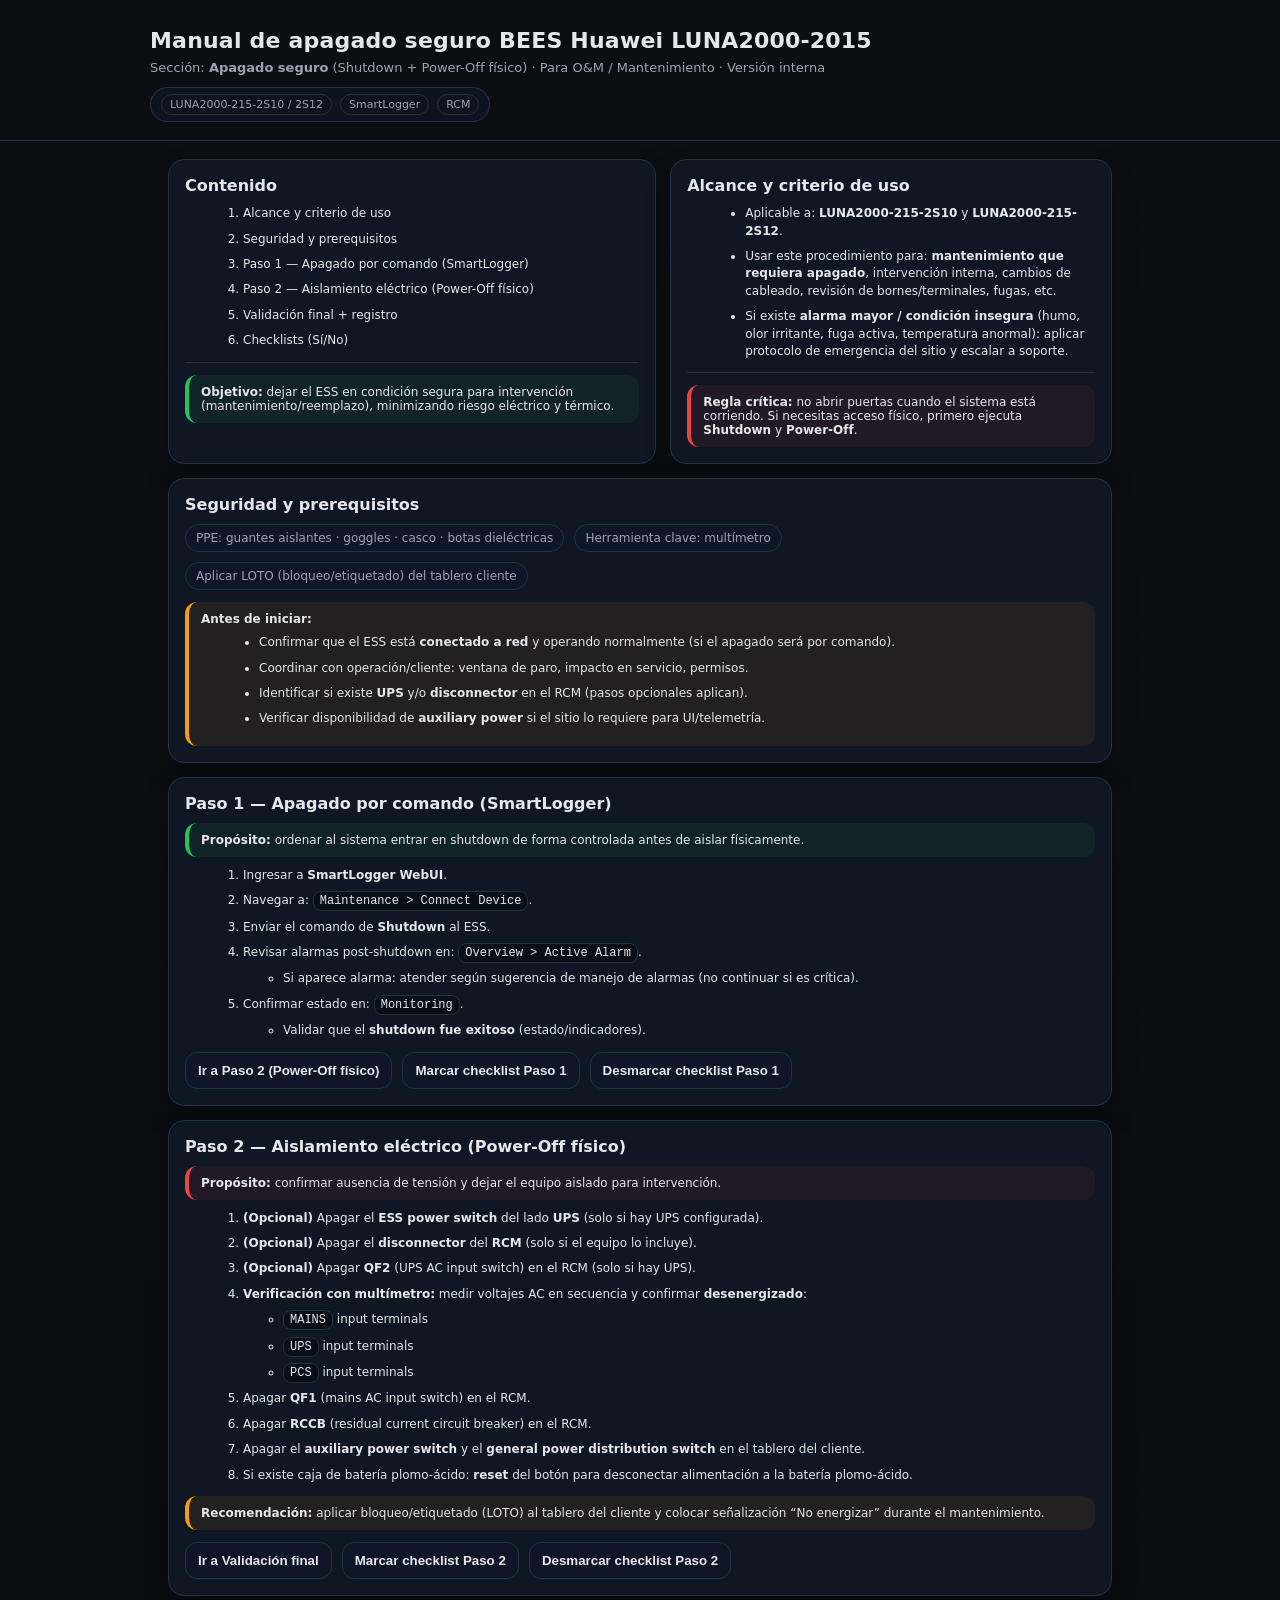
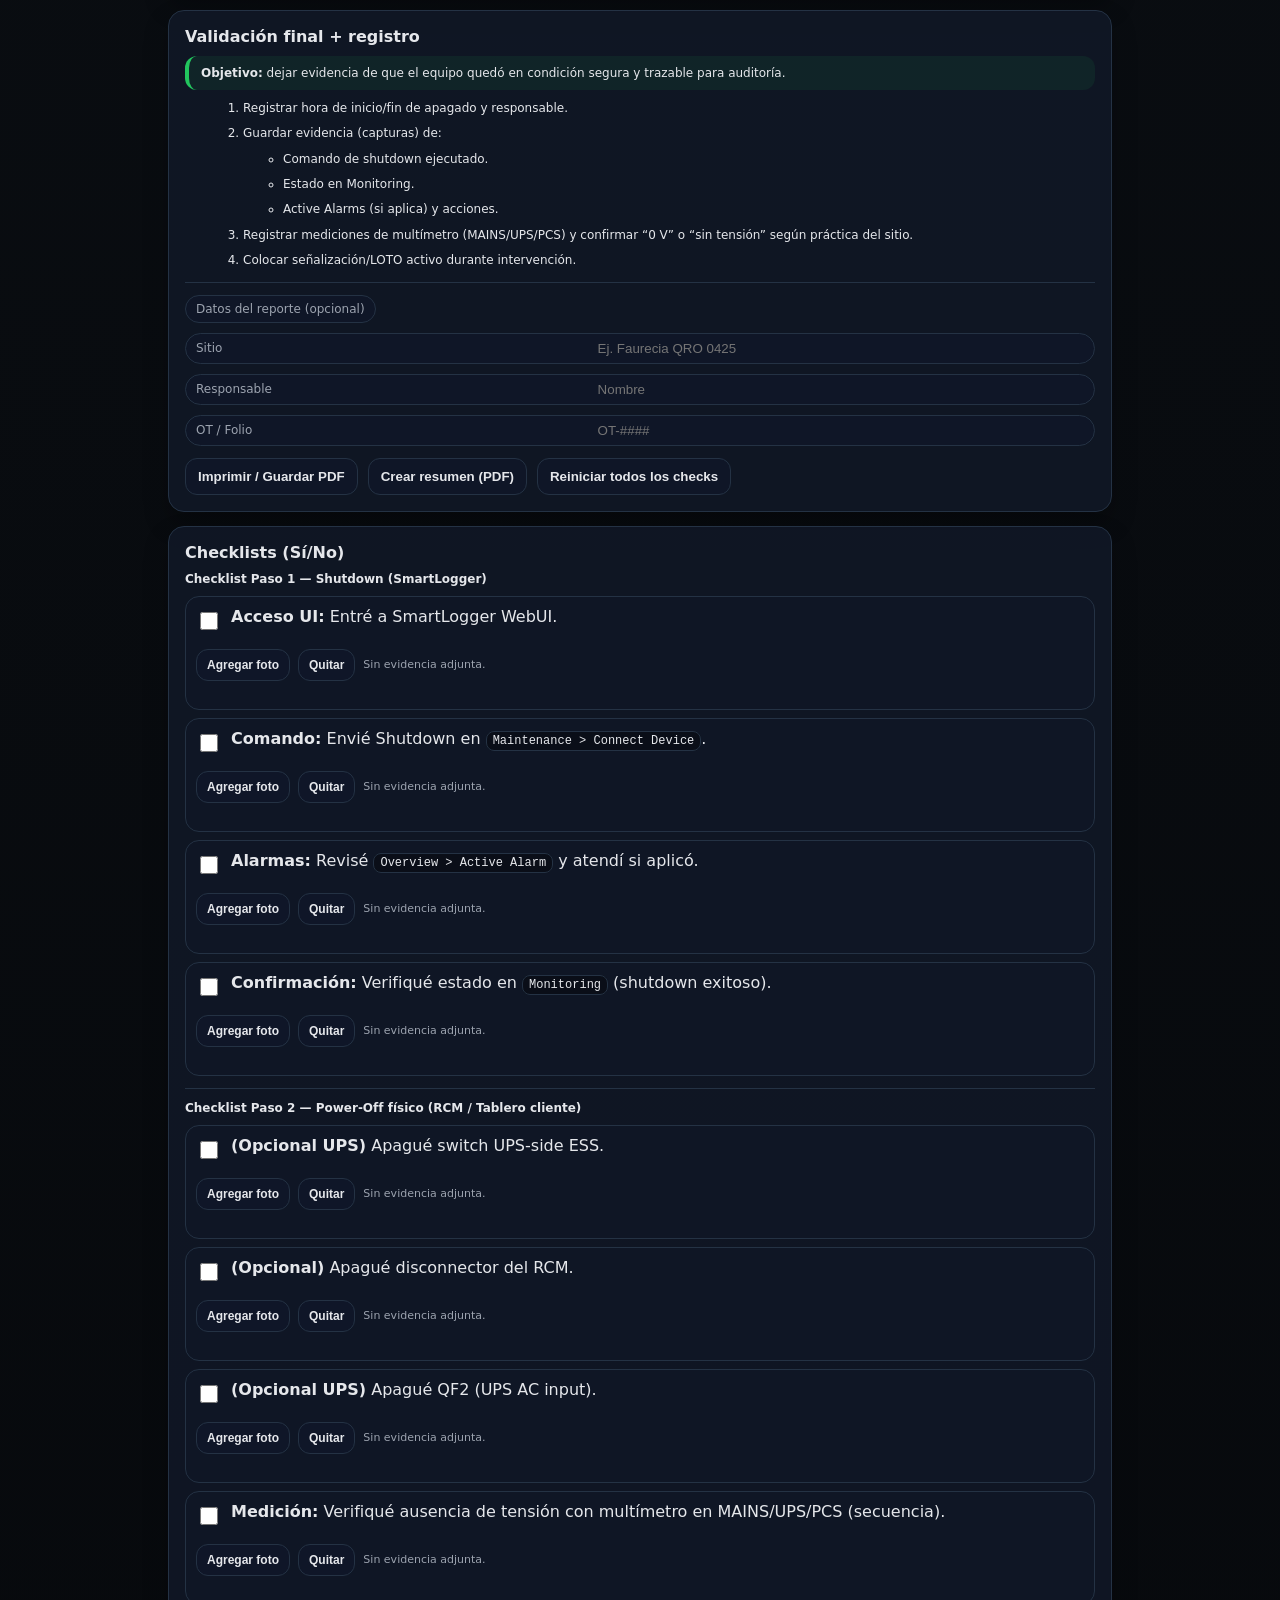
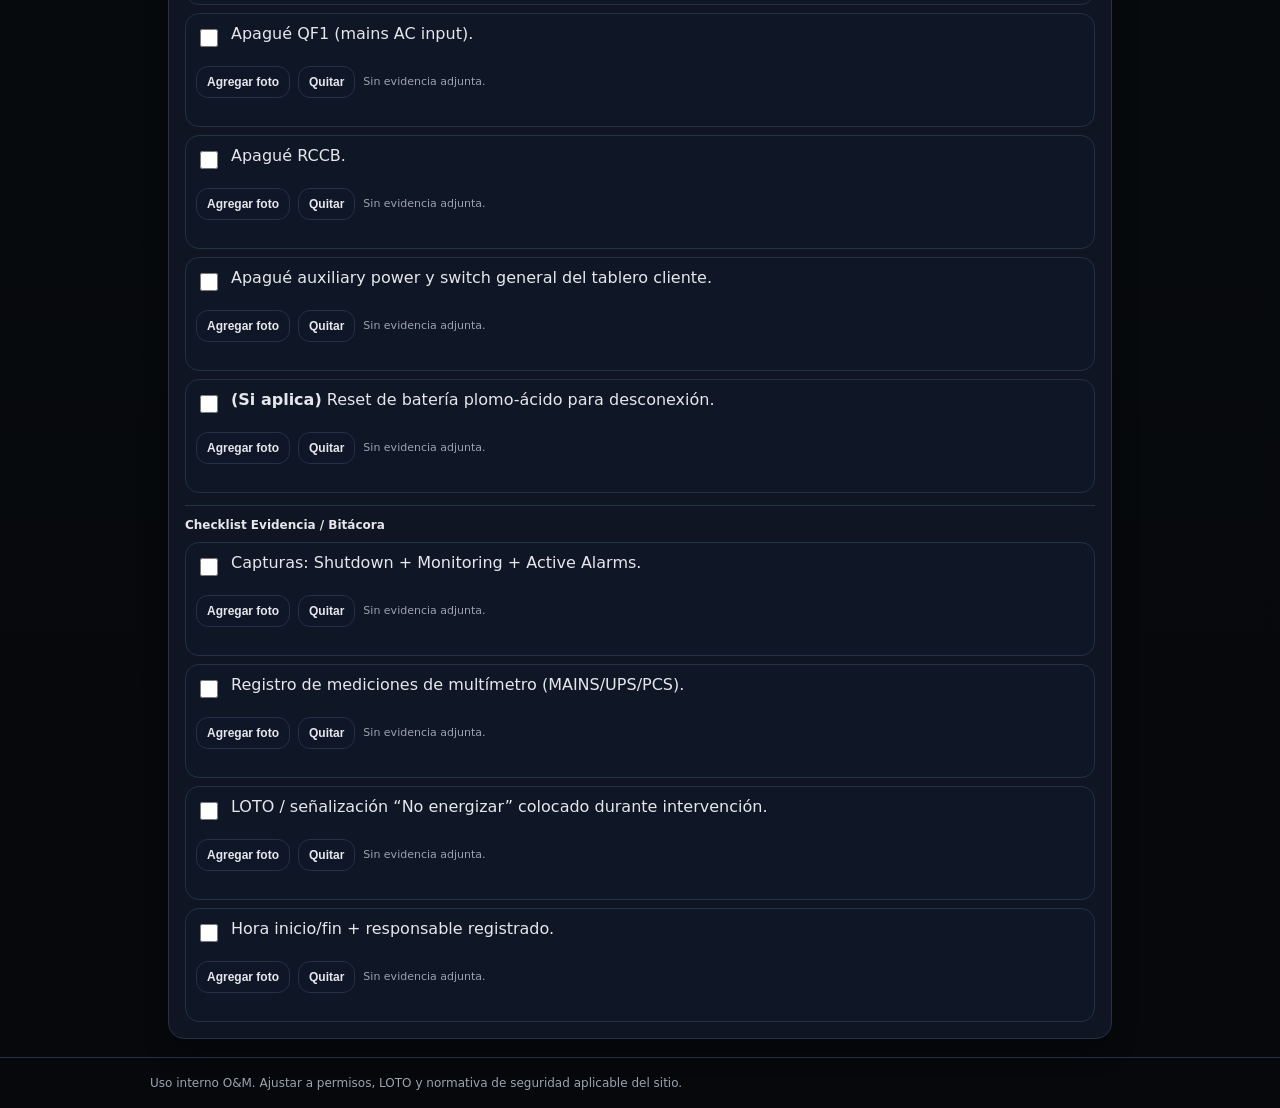
<file: index.html>
<!doctype html>
<html lang="es">
<head>
  <meta charset="utf-8" />
  <meta name="viewport" content="width=device-width, initial-scale=1" />
  <title>Manual de apagado seguro BEES Huawei LUNA2000-2015</title>
  <link rel="stylesheet" href="styles.css" />

</head>
<body>
  <header>
    <div class="wrap">
      <div class="row" style="justify-content:space-between">
        <div>
          <h1>Manual de apagado seguro BEES Huawei LUNA2000-2015</h1>
          <div class="sub">Sección: <b>Apagado seguro</b> (Shutdown + Power-Off físico) · Para O&amp;M / Mantenimiento · Versión interna</div>
        </div>
        <div class="row">
          <span class="pill"><span class="tag">LUNA2000-215-2S10 / 2S12</span> <span class="tag">SmartLogger</span> <span class="tag">RCM</span></span>
        </div>
      </div>
    </div>
  </header>

  <main class="wrap">
    <section class="grid">

      <article class="card">
        <h2 id="toc">Contenido</h2>
        <div class="toc small">
          <ol>
            <li><a href="#alcance">Alcance y criterio de uso</a></li>
            <li><a href="#seguridad">Seguridad y prerequisitos</a></li>
            <li><a href="#paso1">Paso 1 — Apagado por comando (SmartLogger)</a></li>
            <li><a href="#paso2">Paso 2 — Aislamiento eléctrico (Power-Off físico)</a></li>
            <li><a href="#validacion">Validación final + registro</a></li>
            <li><a href="#checklists">Checklists (Sí/No)</a></li>
          </ol>
        </div>
        <div class="hr"></div>
        <div class="note small">
          <b>Objetivo:</b> dejar el ESS en condición segura para intervención (mantenimiento/reemplazo), minimizando riesgo eléctrico y térmico.
        </div>
      </article>

      <aside class="card">
        <h2 id="alcance">Alcance y criterio de uso</h2>
        <ul class="small" style="margin:10px 0 0 18px; line-height:1.5">
          <li>Aplicable a: <b>LUNA2000-215-2S10</b> y <b>LUNA2000-215-2S12</b>.</li>
          <li>Usar este procedimiento para: <b>mantenimiento que requiera apagado</b>, intervención interna, cambios de cableado, revisión de bornes/terminales, fugas, etc.</li>
          <li>Si existe <b>alarma mayor / condición insegura</b> (humo, olor irritante, fuga activa, temperatura anormal): aplicar protocolo de emergencia del sitio y escalar a soporte.</li>
        </ul>
        <div class="hr"></div>
        <div class="danger small">
          <b>Regla crítica:</b> no abrir puertas cuando el sistema está corriendo. Si necesitas acceso físico, primero ejecuta <b>Shutdown</b> y <b>Power-Off</b>.
        </div>
      </aside>

      <article class="card" style="grid-column: 1 / -1">
        <h2 id="seguridad">Seguridad y prerequisitos</h2>
        <div class="row">
          <span class="pill">PPE: guantes aislantes · goggles · casco · botas dieléctricas</span>
          <span class="pill">Herramienta clave: multímetro</span>
          <span class="pill">Aplicar LOTO (bloqueo/etiquetado) del tablero cliente</span>
        </div>
        <div class="warn small" style="margin-top:12px">
          <b>Antes de iniciar:</b>
          <ul style="margin:8px 0 0 18px">
            <li>Confirmar que el ESS está <b>conectado a red</b> y operando normalmente (si el apagado será por comando).</li>
            <li>Coordinar con operación/cliente: ventana de paro, impacto en servicio, permisos.</li>
            <li>Identificar si existe <b>UPS</b> y/o <b>disconnector</b> en el RCM (pasos opcionales aplican).</li>
            <li>Verificar disponibilidad de <b>auxiliary power</b> si el sitio lo requiere para UI/telemetría.</li>
          </ul>
        </div>
      </article>

      <article class="card" style="grid-column: 1 / -1">
        <h2 id="paso1">Paso 1 — Apagado por comando (SmartLogger)</h2>
        <div class="note small"><b>Propósito:</b> ordenar al sistema entrar en shutdown de forma controlada antes de aislar físicamente.</div>
        <ol class="small">
          <li>Ingresar a <b>SmartLogger WebUI</b>.</li>
          <li>Navegar a: <code>Maintenance &gt; Connect Device</code>.</li>
          <li>Enviar el comando de <b>Shutdown</b> al ESS.</li>
          <li>Revisar alarmas post-shutdown en: <code>Overview &gt; Active Alarm</code>.
            <ul>
              <li>Si aparece alarma: atender según sugerencia de manejo de alarmas (no continuar si es crítica).</li>
            </ul>
          </li>
          <li>Confirmar estado en: <code>Monitoring</code>.
            <ul>
              <li>Validar que el <b>shutdown fue exitoso</b> (estado/indicadores).</li>
            </ul>
          </li>
        </ol>
        <div class="btnbar">
          <button type="button" onclick="scrollToId('paso2')">Ir a Paso 2 (Power-Off físico)</button>
          <button type="button" onclick="toggleAll('shutdown', true)">Marcar checklist Paso 1</button>
          <button type="button" onclick="toggleAll('shutdown', false)">Desmarcar checklist Paso 1</button>
        </div>
      </article>

      <article class="card" style="grid-column: 1 / -1">
        <h2 id="paso2">Paso 2 — Aislamiento eléctrico (Power-Off físico)</h2>
        <div class="danger small"><b>Propósito:</b> confirmar ausencia de tensión y dejar el equipo aislado para intervención.</div>
        <ol class="small">
          <li><b>(Opcional)</b> Apagar el <b>ESS power switch</b> del lado <b>UPS</b> (solo si hay UPS configurada).</li>
          <li><b>(Opcional)</b> Apagar el <b>disconnector</b> del <b>RCM</b> (solo si el equipo lo incluye).</li>
          <li><b>(Opcional)</b> Apagar <b>QF2</b> (UPS AC input switch) en el RCM (solo si hay UPS).</li>
          <li><b>Verificación con multímetro:</b> medir voltajes AC en secuencia y confirmar <b>desenergizado</b>:
            <ul>
              <li><code>MAINS</code> input terminals</li>
              <li><code>UPS</code> input terminals</li>
              <li><code>PCS</code> input terminals</li>
            </ul>
          </li>
          <li>Apagar <b>QF1</b> (mains AC input switch) en el RCM.</li>
          <li>Apagar <b>RCCB</b> (residual current circuit breaker) en el RCM.</li>
          <li>Apagar el <b>auxiliary power switch</b> y el <b>general power distribution switch</b> en el tablero del cliente.</li>
          <li>Si existe caja de batería plomo-ácido: <b>reset</b> del botón para desconectar alimentación a la batería plomo-ácido.</li>
        </ol>
        <div class="warn small" style="margin-top:12px">
          <b>Recomendación:</b> aplicar bloqueo/etiquetado (LOTO) al tablero del cliente y colocar señalización “No energizar” durante el mantenimiento.
        </div>
        <div class="btnbar">
          <button type="button" onclick="scrollToId('validacion')">Ir a Validación final</button>
          <button type="button" onclick="toggleAll('poweroff', true)">Marcar checklist Paso 2</button>
          <button type="button" onclick="toggleAll('poweroff', false)">Desmarcar checklist Paso 2</button>
        </div>
      </article>

      <article class="card" style="grid-column: 1 / -1">
        <h2 id="validacion">Validación final + registro</h2>
        <div class="note small">
          <b>Objetivo:</b> dejar evidencia de que el equipo quedó en condición segura y trazable para auditoría.
        </div>
        <ol class="small">
          <li>Registrar hora de inicio/fin de apagado y responsable.</li>
          <li>Guardar evidencia (capturas) de:
            <ul>
              <li>Comando de shutdown ejecutado.</li>
              <li>Estado en Monitoring.</li>
              <li>Active Alarms (si aplica) y acciones.</li>
            </ul>
          </li>
          <li>Registrar mediciones de multímetro (MAINS/UPS/PCS) y confirmar “0 V” o “sin tensión” según práctica del sitio.</li>
          <li>Colocar señalización/LOTO activo durante intervención.</li>
        </ol>
        <div class="btnbar">
          <button type="button" onclick="window.print()">Imprimir / Guardar PDF</button>
          <button type="button" onclick="openSummary()">Crear resumen (PDF)</button>
          <button type="button" onclick="resetAll()">Reiniciar todos los checks</button>
        </div>
      </article>

      <article class="card" style="grid-column: 1 / -1">
        <h2 id="checklists">Checklists (Sí/No)</h2>

        <h3 class="small" style="margin:0 0 8px">Checklist Paso 1 — Shutdown (SmartLogger)</h3>
        <div class="checklist" data-group="shutdown">
          <label class="item" role="checkbox" aria-checked="false"><input type="checkbox" data-key="sd_1" /> <span><b>Acceso UI:</b> Entré a SmartLogger WebUI.</span></label>
          <label class="item" role="checkbox" aria-checked="false"><input type="checkbox" data-key="sd_2" /> <span><b>Comando:</b> Envié Shutdown en <code>Maintenance &gt; Connect Device</code>.</span></label>
          <label class="item" role="checkbox" aria-checked="false"><input type="checkbox" data-key="sd_3" /> <span><b>Alarmas:</b> Revisé <code>Overview &gt; Active Alarm</code> y atendí si aplicó.</span></label>
          <label class="item" role="checkbox" aria-checked="false"><input type="checkbox" data-key="sd_4" /> <span><b>Confirmación:</b> Verifiqué estado en <code>Monitoring</code> (shutdown exitoso).</span></label>
        </div>

        <div class="hr"></div>

        <h3 class="small" style="margin:0 0 8px">Checklist Paso 2 — Power-Off físico (RCM / Tablero cliente)</h3>
        <div class="checklist" data-group="poweroff">
          <label class="item" role="checkbox" aria-checked="false"><input type="checkbox" data-key="po_1" /> <span><b>(Opcional UPS)</b> Apagué switch UPS-side ESS.</span></label>
          <label class="item" role="checkbox" aria-checked="false"><input type="checkbox" data-key="po_2" /> <span><b>(Opcional)</b> Apagué disconnector del RCM.</span></label>
          <label class="item" role="checkbox" aria-checked="false"><input type="checkbox" data-key="po_3" /> <span><b>(Opcional UPS)</b> Apagué QF2 (UPS AC input).</span></label>
          <label class="item" role="checkbox" aria-checked="false"><input type="checkbox" data-key="po_4" /> <span><b>Medición:</b> Verifiqué ausencia de tensión con multímetro en MAINS/UPS/PCS (secuencia).</span></label>
          <label class="item" role="checkbox" aria-checked="false"><input type="checkbox" data-key="po_5" /> <span>Apagué QF1 (mains AC input).</span></label>
          <label class="item" role="checkbox" aria-checked="false"><input type="checkbox" data-key="po_6" /> <span>Apagué RCCB.</span></label>
          <label class="item" role="checkbox" aria-checked="false"><input type="checkbox" data-key="po_7" /> <span>Apagué auxiliary power y switch general del tablero cliente.</span></label>
          <label class="item" role="checkbox" aria-checked="false"><input type="checkbox" data-key="po_8" /> <span><b>(Si aplica)</b> Reset de batería plomo-ácido para desconexión.</span></label>
        </div>

        <div class="hr"></div>

        <h3 class="small" style="margin:0 0 8px">Checklist Evidencia / Bitácora</h3>
        <div class="checklist" data-group="evidence">
          <label class="item" role="checkbox" aria-checked="false"><input type="checkbox" data-key="ev_1" /> <span>Capturas: Shutdown + Monitoring + Active Alarms.</span></label>
          <label class="item" role="checkbox" aria-checked="false"><input type="checkbox" data-key="ev_2" /> <span>Registro de mediciones de multímetro (MAINS/UPS/PCS).</span></label>
          <label class="item" role="checkbox" aria-checked="false"><input type="checkbox" data-key="ev_3" /> <span>LOTO / señalización “No energizar” colocado durante intervención.</span></label>
          <label class="item" role="checkbox" aria-checked="false"><input type="checkbox" data-key="ev_4" /> <span>Hora inicio/fin + responsable registrado.</span></label>
        </div>
      </article>

    </section>
  </main>

  <footer>
    <div class="wrap">
      <div>Uso interno O&amp;M. Ajustar a permisos, LOTO y normativa de seguridad aplicable del sitio.</div>
    </div>
  </footer>
  <script src="script.js" defer></script>

</body>
</html>
</file>
<file: styles.css>
:root{
  --bg:#0b0f14; --card:#111827; --card2:#0f172a; --text:#e5e7eb; --muted:#9ca3af;
  --accent:#22c55e; --warn:#f59e0b; --danger:#ef4444; --line:#243244;
  --mono: ui-monospace, SFMono-Regular, Menlo, Monaco, Consolas, "Liberation Mono", "Courier New", monospace;
  --sans: ui-sans-serif, system-ui, -apple-system, Segoe UI, Roboto, Helvetica, Arial, "Apple Color Emoji","Segoe UI Emoji";
}
*{box-sizing:border-box}
body{margin:0; font-family:var(--sans); background:linear-gradient(180deg,var(--bg),#06080b); color:var(--text)}
header{padding:28px 18px 18px; border-bottom:1px solid var(--line)}
.wrap{max-width:980px; margin:0 auto}
h1{margin:0 0 6px; font-size:22px; letter-spacing:.2px}
.sub{color:var(--muted); font-size:13px; line-height:1.4}
.grid{display:grid; gap:14px; grid-template-columns: 1fr; padding:18px}
@media(min-width:900px){ .grid{grid-template-columns: 1.05fr .95fr} }
.card{background:rgba(17,24,39,.85); border:1px solid var(--line); border-radius:16px; padding:16px; box-shadow:0 12px 24px rgba(0,0,0,.25)}
.card h2{margin:0 0 10px; font-size:16px}
.pill{display:inline-flex; gap:8px; align-items:center; padding:6px 10px; border:1px solid var(--line); border-radius:999px; color:var(--muted); font-size:12px; background:rgba(15,23,42,.55)}
.row{display:flex; flex-wrap:wrap; gap:10px; align-items:center}
.toc a{color:var(--text); text-decoration:none}
.toc a:hover{color:var(--accent)}
.hr{height:1px; background:var(--line); margin:12px 0}
.note{border-left:4px solid var(--accent); padding:10px 12px; background:rgba(34,197,94,.08); border-radius:12px}
.warn{border-left:4px solid var(--warn); padding:10px 12px; background:rgba(245,158,11,.08); border-radius:12px}
.danger{border-left:4px solid var(--danger); padding:10px 12px; background:rgba(239,68,68,.08); border-radius:12px}
.muted{color:var(--muted)}
ol{margin:10px 0 0 18px}
li{margin:8px 0; line-height:1.45}
code,kbd{font-family:var(--mono); font-size:12px; background:rgba(0,0,0,.35); padding:2px 6px; border:1px solid var(--line); border-radius:8px}
.checklist{display:grid; gap:8px; margin-top:10px}
.item{display:flex; gap:10px; align-items:flex-start; padding:10px; border:1px solid var(--line); border-radius:14px; background:rgba(15,23,42,.35); flex-wrap:wrap}
input[type="checkbox"]{accent-color:var(--accent); transform:translateY(2px); width:18px; height:18px}
.small{font-size:12px}
.btnbar{display:flex; flex-wrap:wrap; gap:10px; margin-top:12px}
button{cursor:pointer; border:1px solid var(--line); color:var(--text); background:rgba(15,23,42,.55); padding:10px 12px; border-radius:12px; font-weight:600}
button:hover{border-color:rgba(34,197,94,.6)}
.tag{display:inline-block; font-size:11px; padding:3px 8px; border-radius:999px; border:1px solid var(--line); color:var(--muted)}
footer{padding:18px; border-top:1px solid var(--line); color:var(--muted); font-size:12px}

/* Evidencia por checklist */
.ev{margin-top:8px; width:100%; display:flex; flex-wrap:wrap; gap:10px; align-items:center}
.ev-actions{display:flex; gap:8px; align-items:center; flex-wrap:wrap}
.ev-actions button{padding:8px 10px; font-size:12px}
.ev-meta{color:var(--muted); font-size:11px}
.ev-thumb{width:100%; margin-top:8px}
.ev-thumb img{max-width:220px; width:100%; height:auto; border-radius:12px; border:1px solid var(--line)}
.ev-input{display:none}

/* Print */
@media print{
  body{background:#fff; color:#000}
  .card{box-shadow:none; background:#fff}
  header, footer{border:none}
  .note,.warn,.danger{background:#fff}
  button{display:none}
  .ev-actions{display:none}
  .ev-meta{color:#333}
  .ev-thumb img{max-width:320px; border-color:#ccc}
}
</file>
